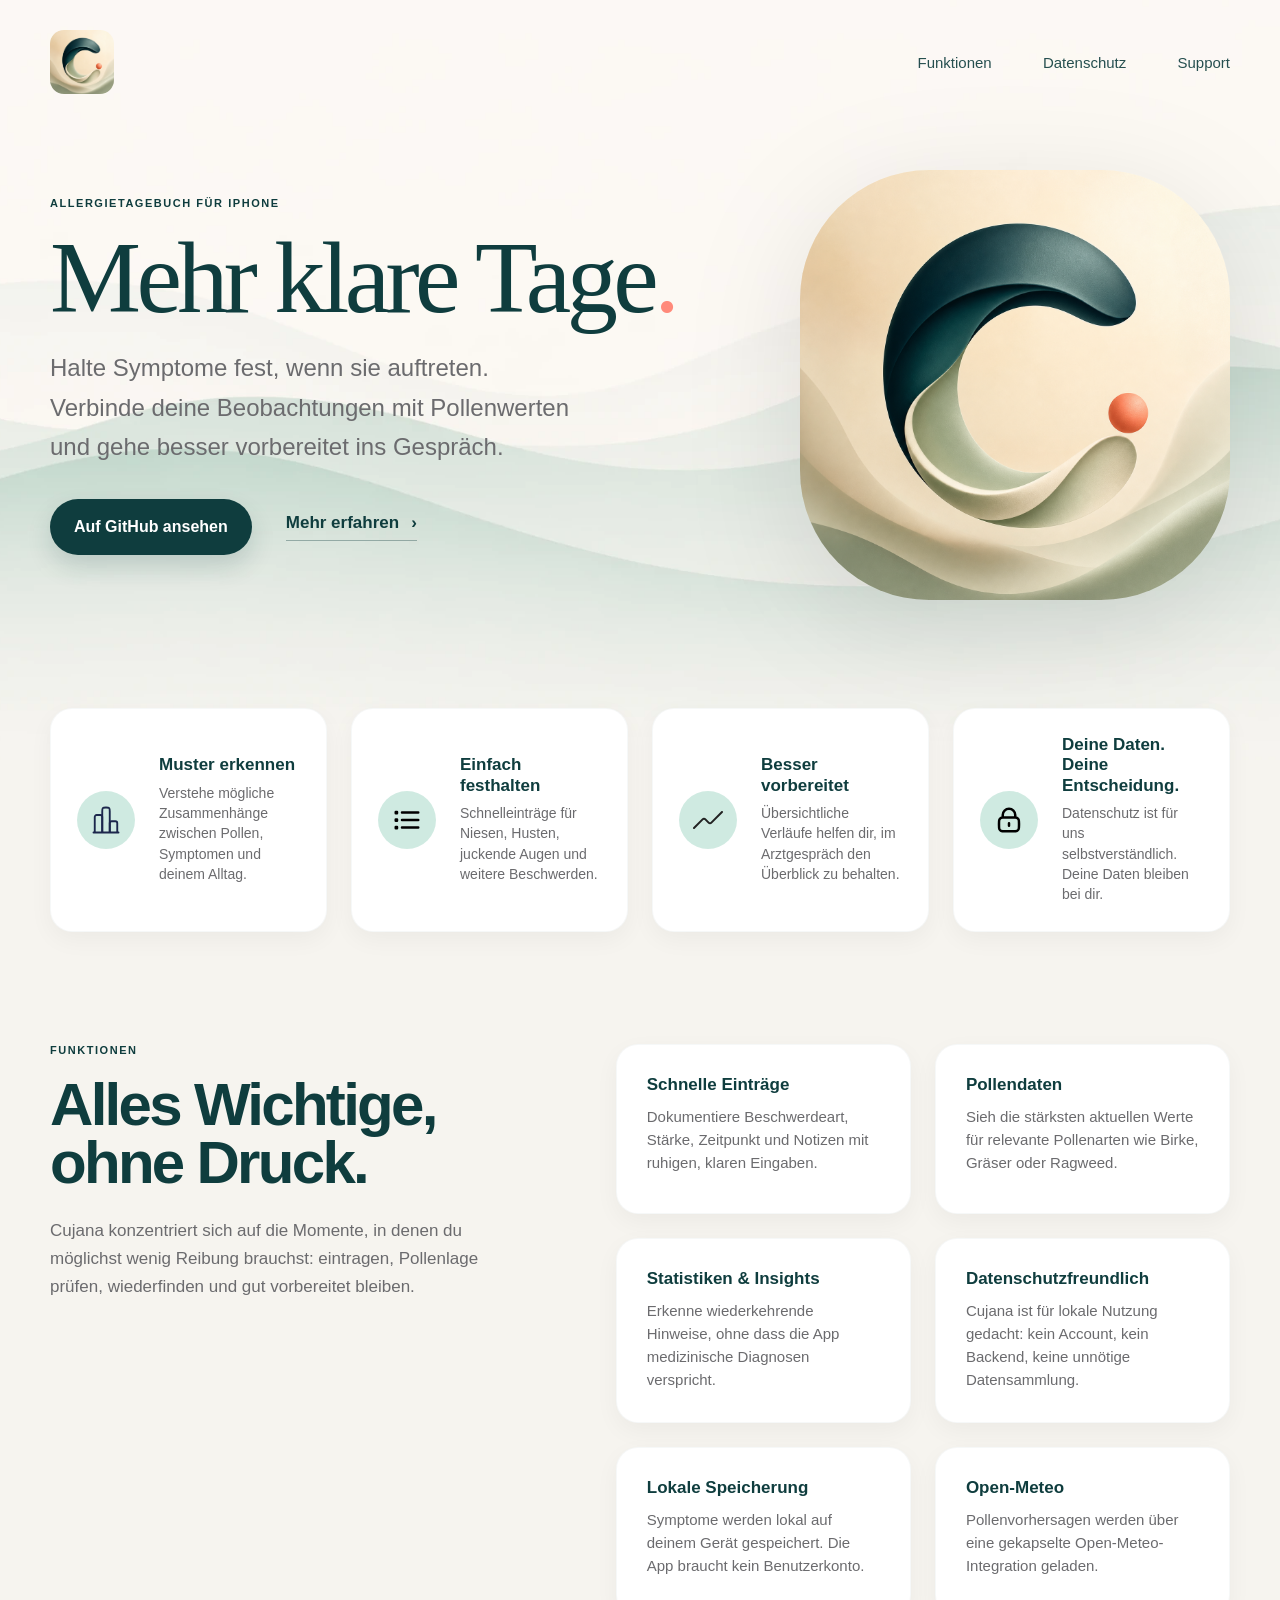
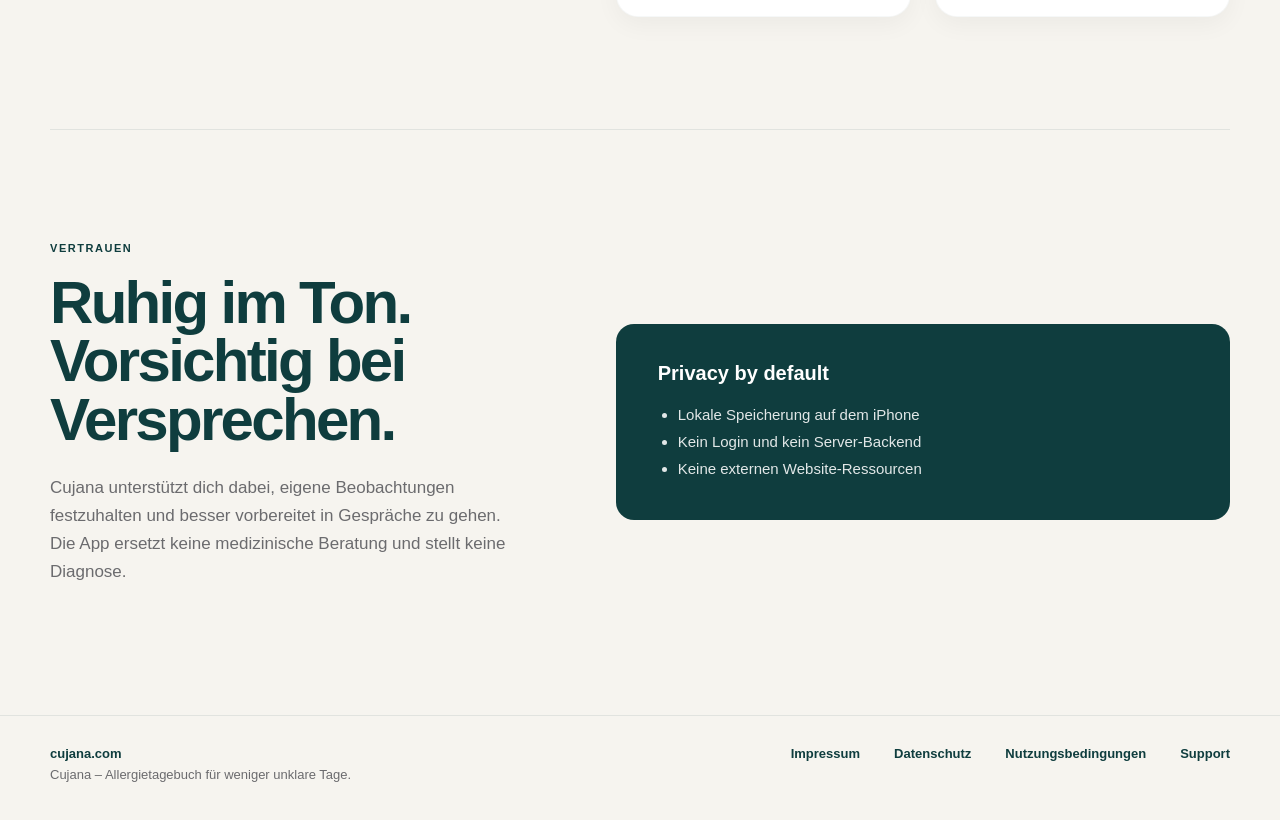
<file: index.html>
<!doctype html>
<html lang="de">

<head>
  <meta charset="utf-8" />
  <meta name="viewport" content="width=device-width, initial-scale=1" />
  <title>Cujana – Allergietagebuch</title>
  <meta name="description"
    content="Cujana ist dein ruhiger Begleiter für dein Allergietagebuch. Halte Symptome fest, verbinde sie mit Pollenwerten und erkenne mögliche Muster." />
  <meta name="theme-color" content="#0F3D3E" />
  <link rel="canonical" href="https://cujana.com/" />

  <meta property="og:locale" content="de_DE" />
  <meta property="og:type" content="website" />
  <meta property="og:site_name" content="Cujana" />
  <meta property="og:title" content="Cujana – Allergietagebuch" />
  <meta property="og:description"
    content="Cujana ist dein ruhiger Begleiter für dein Allergietagebuch. Halte Symptome fest, verbinde sie mit Pollenwerten und erkenne mögliche Muster." />
  <meta property="og:url" content="https://cujana.com/" />
  <meta property="og:image" content="https://cujana.com/assets/logo.png" />
  <meta property="og:image:secure_url" content="https://cujana.com/assets/logo.png" />
  <meta property="og:image:type" content="image/png" />
  <meta property="og:image:width" content="1254" />
  <meta property="og:image:height" content="1254" />
  <meta property="og:image:alt" content="Cujana Allergietagebuch für iPhone" />

  <meta name="twitter:card" content="summary_large_image" />
  <meta name="twitter:title" content="Cujana – Allergietagebuch" />
  <meta name="twitter:description"
    content="Cujana ist dein ruhiger Begleiter für dein Allergietagebuch. Halte Symptome fest, verbinde sie mit Pollenwerten und erkenne mögliche Muster." />
  <meta name="twitter:image" content="https://cujana.com/assets/logo.png" />
  <meta name="twitter:image:alt" content="Cujana Allergietagebuch für iPhone" />

  <link rel="icon" href="/favicon.png" />
  <link rel="apple-touch-icon" href="/apple-touch-icon.png" />
  <link rel="stylesheet" href="/styles.css">
</head>

<body>
  <div class="page">
    <header class="header" aria-label="Hauptnavigation">
      <div class="container nav">
        <a href="/" aria-label="Cujana Startseite">
          <img class="logo" src="/assets/logo.png" alt="Cujana" />
        </a>
        <nav class="nav-links" aria-label="Navigation">
          <a href="#funktionen">Funktionen</a>
          <a href="/privacy/">Datenschutz</a>
          <a href="/support.html">Support</a>
        </nav>
      </div>
    </header>

    <main>
      <section class="hero" aria-labelledby="hero-title">
        <div class="container hero-grid">
          <div class="hero-content">
            <p class="eyebrow">Allergietagebuch für iPhone</p>
            <h1 id="hero-title">Mehr klare Tage<span class="accent-dot">.</span></h1>
            <p class="hero-copy">
              Halte Symptome fest, wenn sie auftreten.<br />
              Verbinde deine Beobachtungen mit Pollenwerten<br />
              und gehe besser vorbereitet ins Gespräch.
            </p>
            <div class="hero-actions">
              <a class="primary-link" href="https://github.com/mpwg/Cujana" aria-label="Cujana auf GitHub ansehen">Auf GitHub ansehen</a>
              <a class="text-link" href="#funktionen">Mehr erfahren <span aria-hidden="true">›</span></a>
            </div>
          </div>

          <div class="phone-wrap" aria-hidden="true">
            <img class="phone" src="/assets/logo.png" alt="" />
          </div>
        </div>
      </section>

      <div class="feature-strip" aria-label="Cujana Vorteile">
        <div class="container feature-grid">
          <article class="card mini-card">
            <div class="icon-bubble"><img src="/assets/chart.svg" alt="" /></div>
            <div>
              <h3>Muster erkennen</h3>
              <p>Verstehe mögliche Zusammenhänge zwischen Pollen, Symptomen und deinem Alltag.</p>
            </div>
          </article>

          <article class="card mini-card">
            <div class="icon-bubble"><img src="/assets/list.svg" alt="" /></div>
            <div>
              <h3>Einfach festhalten</h3>
              <p>Schnelleinträge für Niesen, Husten, juckende Augen und weitere Beschwerden.</p>
            </div>
          </article>

          <article class="card mini-card">
            <div class="icon-bubble"><img src="/assets/line-up.svg" alt="" /></div>
            <div>
              <h3>Besser vorbereitet</h3>
              <p>Übersichtliche Verläufe helfen dir, im Arztgespräch den Überblick zu behalten.</p>
            </div>
          </article>

          <article class="card mini-card">
            <div class="icon-bubble"><img src="/assets/lock.svg" alt="" /></div>
            <div>
              <h3>Deine Daten. Deine Entscheidung.</h3>
              <p>Datenschutz ist für uns selbstverständlich. Deine Daten bleiben bei dir.</p>
            </div>
          </article>
        </div>
      </div>

      <section id="funktionen" aria-labelledby="features-title">
        <div class="container section-grid">
          <div>
            <p class="eyebrow">Funktionen</p>
            <h2 class="section-title" id="features-title">Alles Wichtige, ohne Druck.</h2>
            <p class="section-copy">
              Cujana konzentriert sich auf die Momente, in denen du möglichst wenig Reibung brauchst:
              eintragen, Pollenlage prüfen, wiederfinden und gut vorbereitet bleiben.
            </p>
          </div>

          <div class="info-grid">
            <article class="card info-card">
              <h3>Schnelle Einträge</h3>
              <p>Dokumentiere Beschwerdeart, Stärke, Zeitpunkt und Notizen mit ruhigen, klaren Eingaben.</p>
            </article>
            <article class="card info-card">
              <h3>Pollendaten</h3>
              <p>Sieh die stärksten aktuellen Werte für relevante Pollenarten wie Birke, Gräser oder Ragweed.</p>
            </article>
            <article class="card info-card">
              <h3>Statistiken & Insights</h3>
              <p>Erkenne wiederkehrende Hinweise, ohne dass die App medizinische Diagnosen verspricht.</p>
            </article>
            <article class="card info-card">
              <h3>Datenschutzfreundlich</h3>
              <p>Cujana ist für lokale Nutzung gedacht: kein Account, kein Backend, keine unnötige Datensammlung.</p>
            </article>
            <article class="card info-card">
              <h3>Lokale Speicherung</h3>
              <p>Symptome werden lokal auf deinem Gerät gespeichert. Die App braucht kein Benutzerkonto.</p>
            </article>
            <article class="card info-card">
              <h3>Open-Meteo</h3>
              <p>Pollenvorhersagen werden über eine gekapselte Open-Meteo-Integration geladen.</p>
            </article>
          </div>
        </div>
      </section>

      <div class="container">
        <div class="divider"></div>
      </div>

      <section aria-labelledby="trust-title">
        <div class="container trust-grid">
          <div>
            <p class="eyebrow">Vertrauen</p>
            <h2 class="section-title" id="trust-title">Ruhig im Ton. Vorsichtig bei Versprechen.</h2>
            <p class="section-copy">
              Cujana unterstützt dich dabei, eigene Beobachtungen festzuhalten und besser vorbereitet in Gespräche zu
              gehen.
              Die App ersetzt keine medizinische Beratung und stellt keine Diagnose.
            </p>
          </div>
          <aside class="privacy-card" aria-label="Privacy by default">
            <h3>Privacy by default</h3>
            <ul>
              <li>Lokale Speicherung auf dem iPhone</li>
              <li>Kein Login und kein Server-Backend</li>
              <li>Keine externen Website-Ressourcen</li>
            </ul>
          </aside>
        </div>
      </section>
    </main>

    <footer class="footer">
      <div class="container footer-inner">
        <div>
          <strong>cujana.com</strong>
          <p>Cujana – Allergietagebuch für weniger unklare Tage.</p>
        </div>
        <nav class="footer-links" aria-label="Footer Navigation">
          <a href="/impressum.html">Impressum</a>
          <a href="/privacy/">Datenschutz</a>
          <a href="/terms/">Nutzungsbedingungen</a>
          <a href="/support.html">Support</a>
        </nav>
      </div>
    </footer>
  </div>
</body>

</html>
</file>
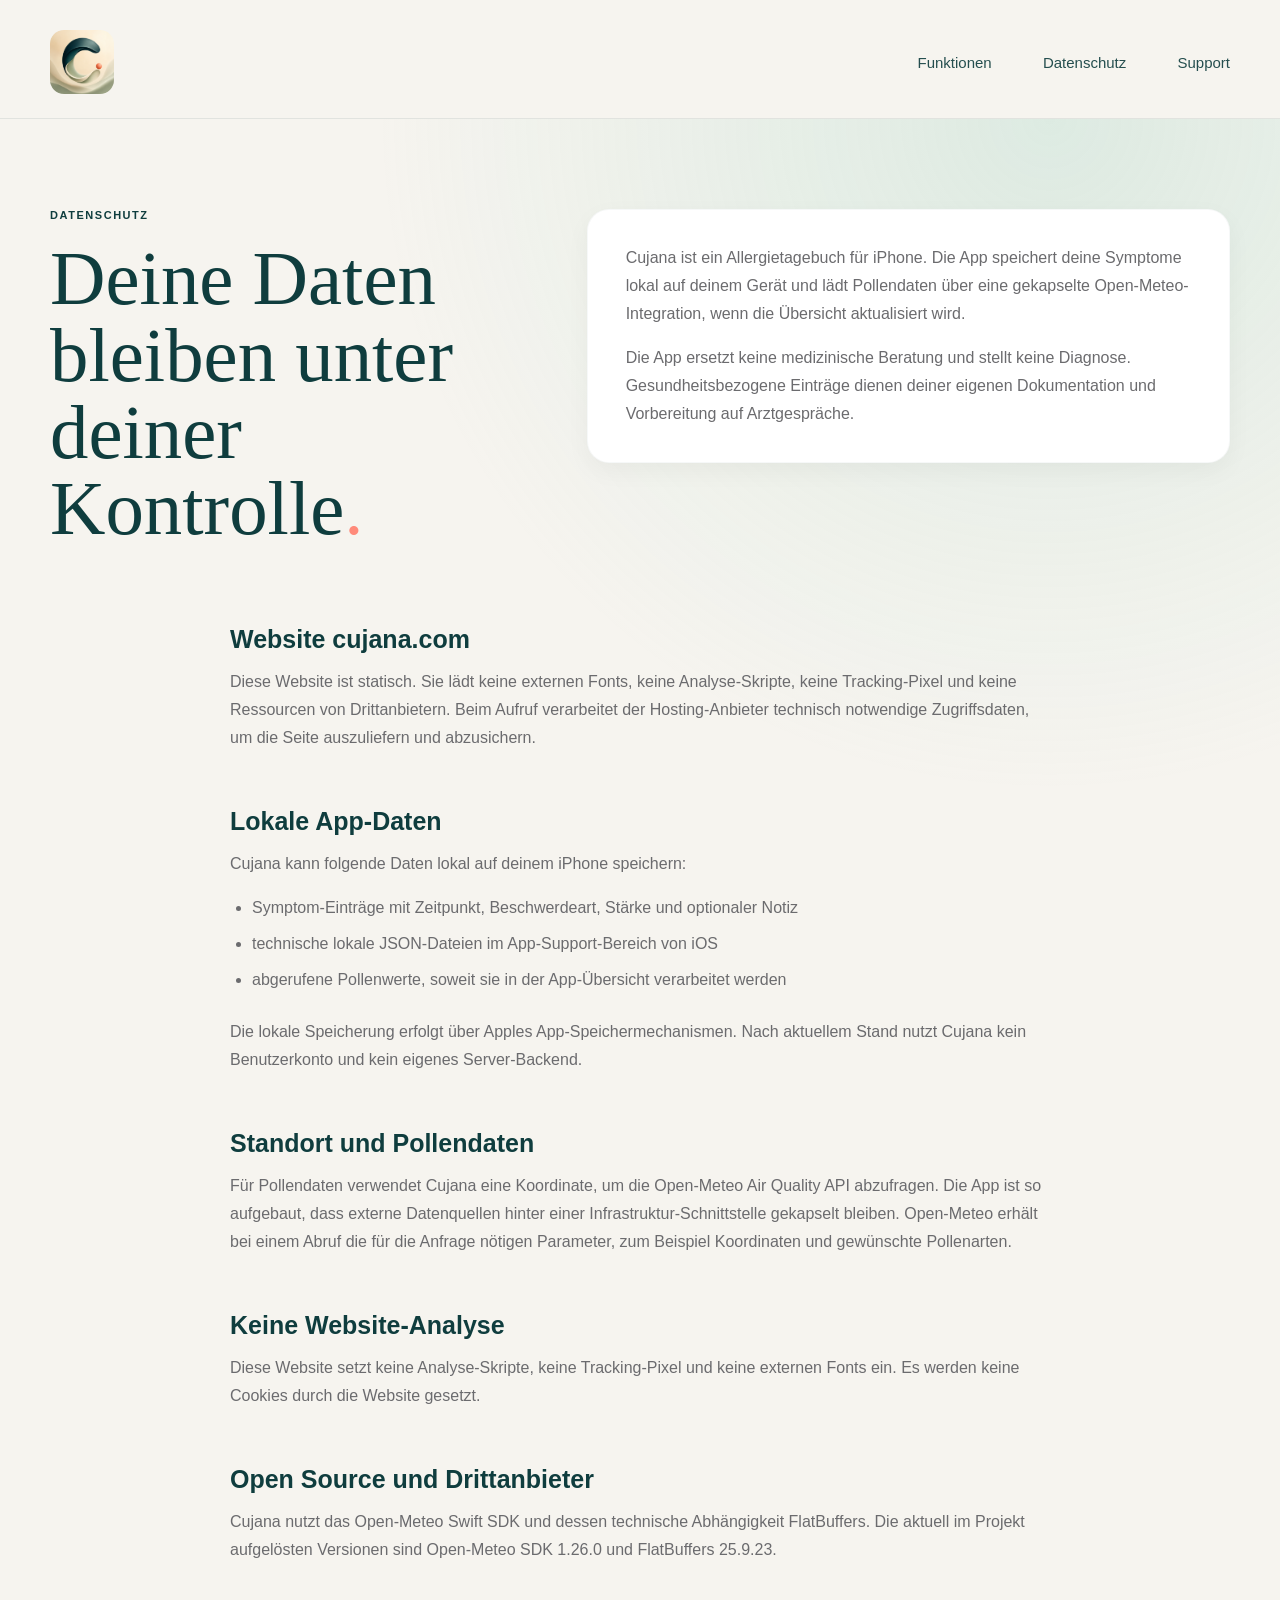
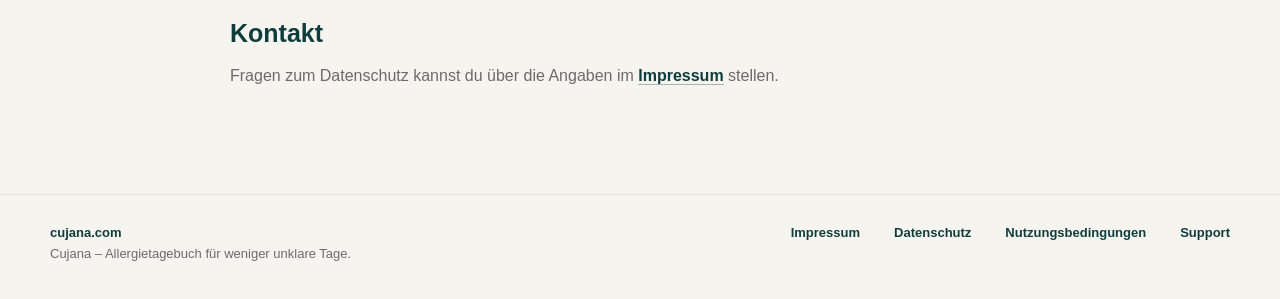
<file: privacy/index.html>
<!doctype html>
<html lang="de">
  <head>
    <meta charset="utf-8">
    <meta name="viewport" content="width=device-width, initial-scale=1">
    <title>Datenschutz - Cujana</title>
    <meta name="description" content="Datenschutzhinweise für Cujana und cujana.com.">
    <meta name="theme-color" content="#0F3D3E">
    <link rel="canonical" href="https://cujana.com/privacy/">

    <meta property="og:locale" content="de_DE">
    <meta property="og:type" content="website">
    <meta property="og:site_name" content="Cujana">
    <meta property="og:title" content="Datenschutz - Cujana">
    <meta property="og:description" content="Datenschutzhinweise für Cujana und cujana.com.">
    <meta property="og:url" content="https://cujana.com/privacy/">
    <meta property="og:image" content="https://cujana.com/assets/logo.png">
    <meta property="og:image:secure_url" content="https://cujana.com/assets/logo.png">
    <meta property="og:image:type" content="image/png">
    <meta property="og:image:width" content="1254">
    <meta property="og:image:height" content="1254">
    <meta property="og:image:alt" content="Cujana Allergietagebuch für iPhone">

    <meta name="twitter:card" content="summary_large_image">
    <meta name="twitter:title" content="Datenschutz - Cujana">
    <meta name="twitter:description" content="Datenschutzhinweise für Cujana und cujana.com.">
    <meta name="twitter:image" content="https://cujana.com/assets/logo.png">
    <meta name="twitter:image:alt" content="Cujana Allergietagebuch für iPhone">

    <link rel="icon" href="/favicon.png" type="image/png">
    <link rel="apple-touch-icon" href="/apple-touch-icon.png">
    <link rel="stylesheet" href="/styles.css">
  </head>
  <body>
    <div class="page subpage">
      <header class="header" aria-label="Hauptnavigation">
        <div class="container nav">
          <a href="/" aria-label="Cujana Startseite">
            <img class="logo" src="/assets/logo.png" alt="Cujana" />
          </a>
          <nav class="nav-links" aria-label="Seitennavigation">
            <a href="/#funktionen">Funktionen</a>
            <a href="/privacy/">Datenschutz</a>
            <a href="/support.html">Support</a>
          </nav>
        </div>
      </header>

      <main class="content-page privacy-page">
        <section class="content-hero" aria-labelledby="privacy-title">
          <div class="container content-layout">
            <div>
              <p class="eyebrow">Datenschutz</p>
              <h1 id="privacy-title">Deine Daten bleiben unter deiner Kontrolle<span class="accent-dot">.</span></h1>
            </div>

            <article class="card content-card">
              <p>
                Cujana ist ein Allergietagebuch für iPhone. Die App speichert deine Symptome lokal auf deinem
                Gerät und lädt Pollendaten über eine gekapselte Open-Meteo-Integration, wenn die Übersicht
                aktualisiert wird.
              </p>
              <p>
                Die App ersetzt keine medizinische Beratung und stellt keine Diagnose. Gesundheitsbezogene
                Einträge dienen deiner eigenen Dokumentation und Vorbereitung auf Arztgespräche.
              </p>
            </article>
          </div>
        </section>

        <section class="content-section">
          <div class="container content-narrow">
            <h2>Website cujana.com</h2>
            <p>
              Diese Website ist statisch. Sie lädt keine externen Fonts, keine Analyse-Skripte, keine Tracking-Pixel
              und keine Ressourcen von Drittanbietern. Beim Aufruf verarbeitet der Hosting-Anbieter technisch
              notwendige Zugriffsdaten, um die Seite auszuliefern und abzusichern.
            </p>

            <h2>Lokale App-Daten</h2>
            <p>Cujana kann folgende Daten lokal auf deinem iPhone speichern:</p>
            <ul>
              <li>Symptom-Einträge mit Zeitpunkt, Beschwerdeart, Stärke und optionaler Notiz</li>
              <li>technische lokale JSON-Dateien im App-Support-Bereich von iOS</li>
              <li>abgerufene Pollenwerte, soweit sie in der App-Übersicht verarbeitet werden</li>
            </ul>
            <p>
              Die lokale Speicherung erfolgt über Apples App-Speichermechanismen. Nach aktuellem Stand nutzt Cujana
              kein Benutzerkonto und kein eigenes Server-Backend.
            </p>

            <h2>Standort und Pollendaten</h2>
            <p>
              Für Pollendaten verwendet Cujana eine Koordinate, um die Open-Meteo Air Quality API abzufragen.
              Die App ist so aufgebaut, dass externe Datenquellen hinter einer Infrastruktur-Schnittstelle gekapselt
              bleiben. Open-Meteo erhält bei einem Abruf die für die Anfrage nötigen Parameter, zum Beispiel
              Koordinaten und gewünschte Pollenarten.
            </p>

            <h2>Keine Website-Analyse</h2>
            <p>
              Diese Website setzt keine Analyse-Skripte, keine Tracking-Pixel und keine externen Fonts ein.
              Es werden keine Cookies durch die Website gesetzt.
            </p>

            <h2>Open Source und Drittanbieter</h2>
            <p>
              Cujana nutzt das Open-Meteo Swift SDK und dessen technische Abhängigkeit FlatBuffers. Die aktuell im
              Projekt aufgelösten Versionen sind Open-Meteo SDK 1.26.0 und FlatBuffers 25.9.23.
            </p>

            <h2>Kontakt</h2>
            <p>
              Fragen zum Datenschutz kannst du über die Angaben im <a href="/impressum.html">Impressum</a> stellen.
            </p>
          </div>
        </section>
      </main>

      <footer class="footer">
        <div class="container footer-inner">
          <div>
            <strong>cujana.com</strong>
            <p>Cujana – Allergietagebuch für weniger unklare Tage.</p>
          </div>
          <nav class="footer-links" aria-label="Footer Navigation">
            <a href="/impressum.html">Impressum</a>
            <a href="/privacy/">Datenschutz</a>
            <a href="/terms/">Nutzungsbedingungen</a>
            <a href="/support.html">Support</a>
          </nav>
        </div>
      </footer>
    </div>
  </body>
</html>
</file>
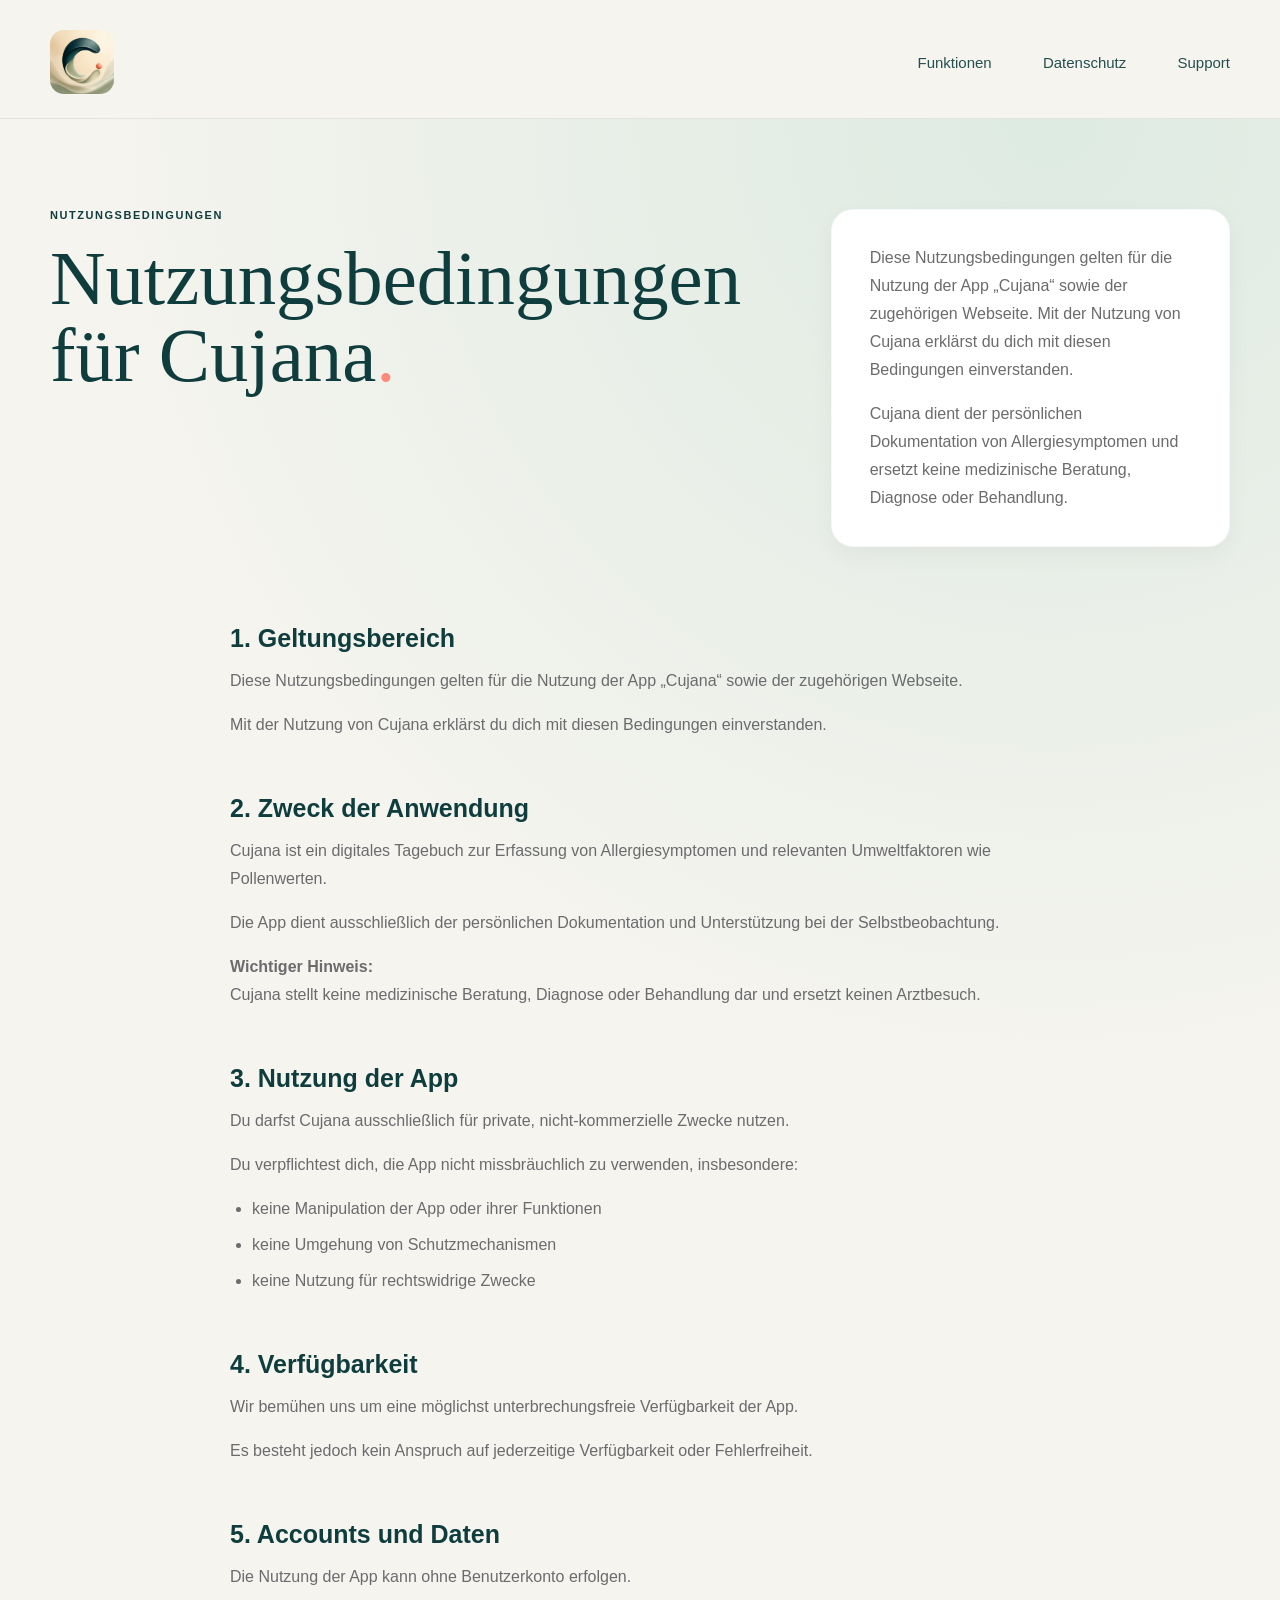
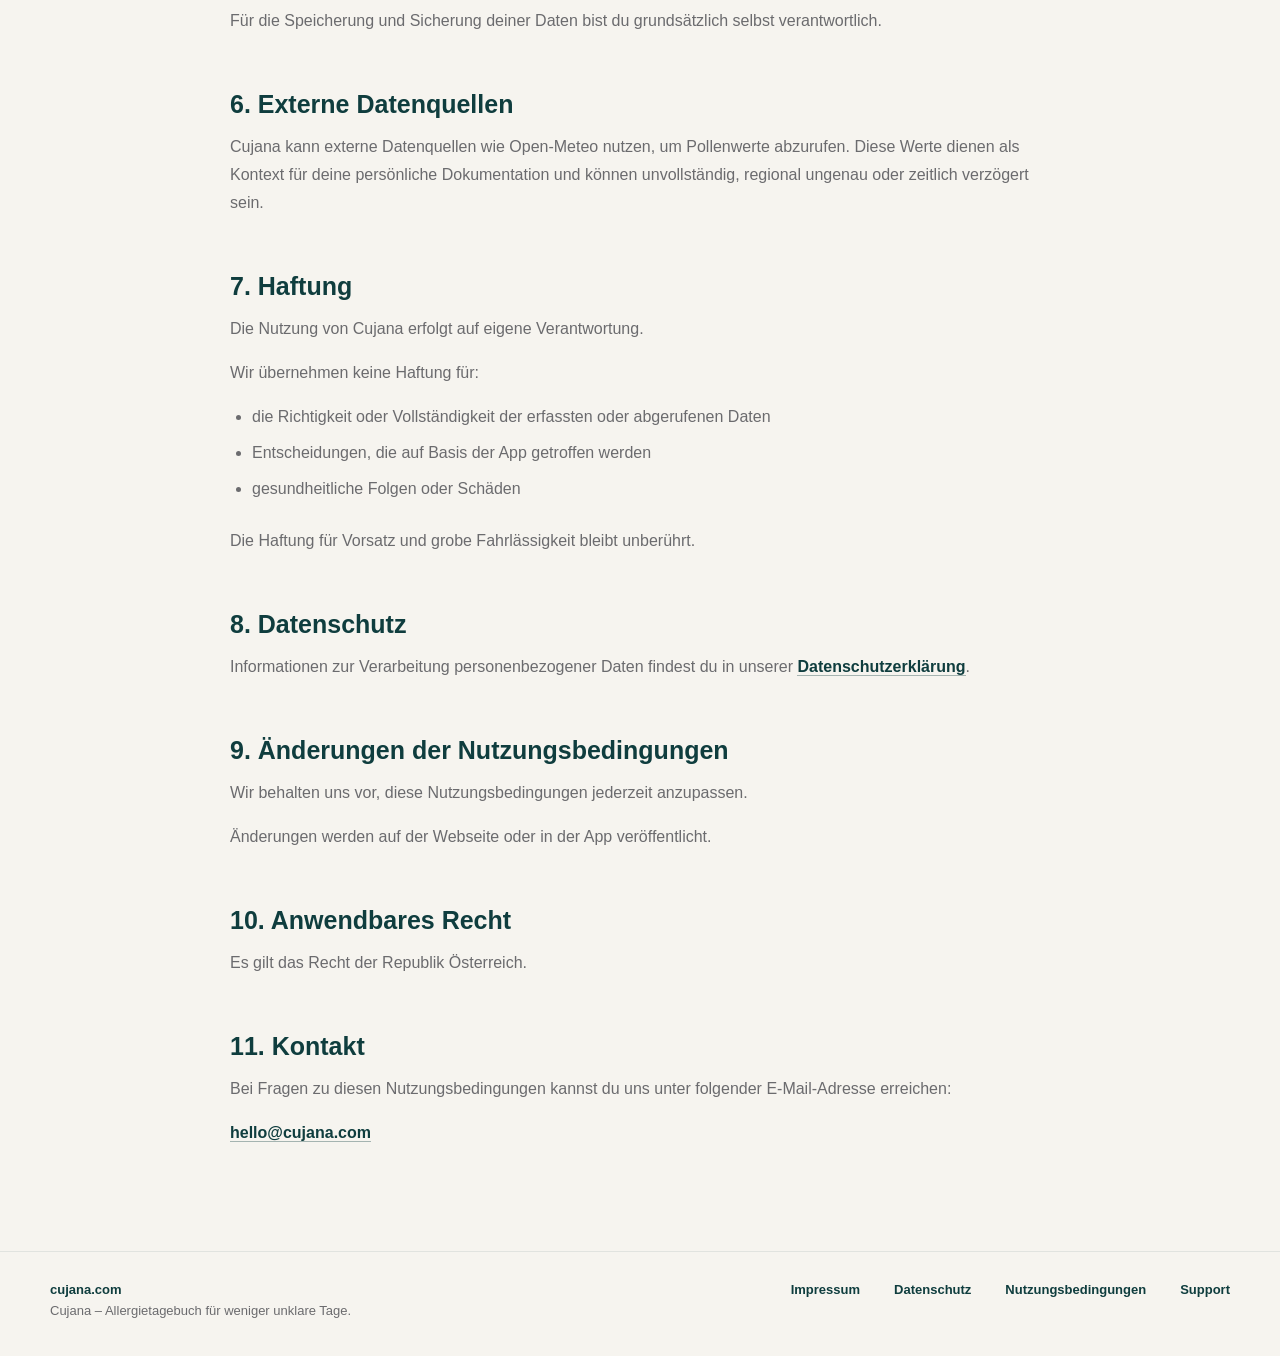
<file: terms/index.html>
<!doctype html>
<html lang="de">
  <head>
    <meta charset="utf-8">
    <meta name="viewport" content="width=device-width, initial-scale=1">
    <title>Nutzungsbedingungen - Cujana</title>
    <meta name="description" content="Nutzungsbedingungen für Cujana und cujana.com.">
    <meta name="theme-color" content="#0F3D3E">
    <link rel="canonical" href="https://cujana.com/terms/">

    <meta property="og:locale" content="de_DE">
    <meta property="og:type" content="website">
    <meta property="og:site_name" content="Cujana">
    <meta property="og:title" content="Nutzungsbedingungen - Cujana">
    <meta property="og:description" content="Nutzungsbedingungen für Cujana und cujana.com.">
    <meta property="og:url" content="https://cujana.com/terms/">
    <meta property="og:image" content="https://cujana.com/assets/logo.png">
    <meta property="og:image:secure_url" content="https://cujana.com/assets/logo.png">
    <meta property="og:image:type" content="image/png">
    <meta property="og:image:width" content="1254">
    <meta property="og:image:height" content="1254">
    <meta property="og:image:alt" content="Cujana Allergietagebuch für iPhone">

    <meta name="twitter:card" content="summary_large_image">
    <meta name="twitter:title" content="Nutzungsbedingungen - Cujana">
    <meta name="twitter:description" content="Nutzungsbedingungen für Cujana und cujana.com.">
    <meta name="twitter:image" content="https://cujana.com/assets/logo.png">
    <meta name="twitter:image:alt" content="Cujana Allergietagebuch für iPhone">

    <link rel="icon" href="/favicon.png" type="image/png">
    <link rel="apple-touch-icon" href="/apple-touch-icon.png">
    <link rel="stylesheet" href="/styles.css">
  </head>
  <body>
    <div class="page subpage">
      <header class="header" aria-label="Hauptnavigation">
        <div class="container nav">
          <a href="/" aria-label="Cujana Startseite">
            <img class="logo" src="/assets/logo.png" alt="Cujana" />
          </a>
          <nav class="nav-links" aria-label="Seitennavigation">
            <a href="/#funktionen">Funktionen</a>
            <a href="/privacy/">Datenschutz</a>
            <a href="/support.html">Support</a>
          </nav>
        </div>
      </header>

      <main class="content-page terms-page">
        <section class="content-hero" aria-labelledby="terms-title">
          <div class="container content-layout">
            <div>
              <p class="eyebrow">Nutzungsbedingungen</p>
              <h1 id="terms-title">Nutzungsbedingungen für Cujana<span class="accent-dot">.</span></h1>
            </div>

            <article class="card content-card">
              <p>
                Diese Nutzungsbedingungen gelten für die Nutzung der App „Cujana“ sowie der zugehörigen Webseite.
                Mit der Nutzung von Cujana erklärst du dich mit diesen Bedingungen einverstanden.
              </p>
              <p>
                Cujana dient der persönlichen Dokumentation von Allergiesymptomen und ersetzt keine medizinische Beratung,
                Diagnose oder Behandlung.
              </p>
            </article>
          </div>
        </section>

        <section class="content-section">
          <div class="container content-narrow">
            <h2>1. Geltungsbereich</h2>
            <p>
              Diese Nutzungsbedingungen gelten für die Nutzung der App „Cujana“ sowie der zugehörigen Webseite.
            </p>
            <p>Mit der Nutzung von Cujana erklärst du dich mit diesen Bedingungen einverstanden.</p>

            <h2>2. Zweck der Anwendung</h2>
            <p>
              Cujana ist ein digitales Tagebuch zur Erfassung von Allergiesymptomen und relevanten
              Umweltfaktoren wie Pollenwerten.
            </p>
            <p>
              Die App dient ausschließlich der persönlichen Dokumentation und Unterstützung bei der Selbstbeobachtung.
            </p>
            <p>
              <strong>Wichtiger Hinweis:</strong><br>
              Cujana stellt keine medizinische Beratung, Diagnose oder Behandlung dar und ersetzt keinen Arztbesuch.
            </p>

            <h2>3. Nutzung der App</h2>
            <p>Du darfst Cujana ausschließlich für private, nicht-kommerzielle Zwecke nutzen.</p>
            <p>Du verpflichtest dich, die App nicht missbräuchlich zu verwenden, insbesondere:</p>
            <ul>
              <li>keine Manipulation der App oder ihrer Funktionen</li>
              <li>keine Umgehung von Schutzmechanismen</li>
              <li>keine Nutzung für rechtswidrige Zwecke</li>
            </ul>

            <h2>4. Verfügbarkeit</h2>
            <p>Wir bemühen uns um eine möglichst unterbrechungsfreie Verfügbarkeit der App.</p>
            <p>Es besteht jedoch kein Anspruch auf jederzeitige Verfügbarkeit oder Fehlerfreiheit.</p>

            <h2>5. Accounts und Daten</h2>
            <p>Die Nutzung der App kann ohne Benutzerkonto erfolgen.</p>
            <p>
              Für die Speicherung und Sicherung deiner Daten bist du grundsätzlich selbst verantwortlich.
            </p>

            <h2>6. Externe Datenquellen</h2>
            <p>
              Cujana kann externe Datenquellen wie Open-Meteo nutzen, um Pollenwerte abzurufen. Diese Werte dienen
              als Kontext für deine persönliche Dokumentation und können unvollständig, regional ungenau oder zeitlich
              verzögert sein.
            </p>

            <h2>7. Haftung</h2>
            <p>Die Nutzung von Cujana erfolgt auf eigene Verantwortung.</p>
            <p>Wir übernehmen keine Haftung für:</p>
            <ul>
              <li>die Richtigkeit oder Vollständigkeit der erfassten oder abgerufenen Daten</li>
              <li>Entscheidungen, die auf Basis der App getroffen werden</li>
              <li>gesundheitliche Folgen oder Schäden</li>
            </ul>
            <p>Die Haftung für Vorsatz und grobe Fahrlässigkeit bleibt unberührt.</p>

            <h2>8. Datenschutz</h2>
            <p>
              Informationen zur Verarbeitung personenbezogener Daten findest du in unserer
              <a href="/privacy/">Datenschutzerklärung</a>.
            </p>

            <h2>9. Änderungen der Nutzungsbedingungen</h2>
            <p>Wir behalten uns vor, diese Nutzungsbedingungen jederzeit anzupassen.</p>
            <p>Änderungen werden auf der Webseite oder in der App veröffentlicht.</p>

            <h2>10. Anwendbares Recht</h2>
            <p>Es gilt das Recht der Republik Österreich.</p>

            <h2>11. Kontakt</h2>
            <p>Bei Fragen zu diesen Nutzungsbedingungen kannst du uns unter folgender E-Mail-Adresse erreichen: </p>
            <p><a href="mailto:hello@cujana.com">hello@cujana.com</a></p>
          </div>
        </section>
      </main>

      <footer class="footer">
        <div class="container footer-inner">
          <div>
            <strong>cujana.com</strong>
            <p>Cujana – Allergietagebuch für weniger unklare Tage.</p>
          </div>
          <nav class="footer-links" aria-label="Footer Navigation">
            <a href="/impressum.html">Impressum</a>
            <a href="/privacy/">Datenschutz</a>
            <a href="/terms/">Nutzungsbedingungen</a>
            <a href="/support.html">Support</a>
          </nav>
        </div>
      </footer>
    </div>
  </body>
</html>
</file>
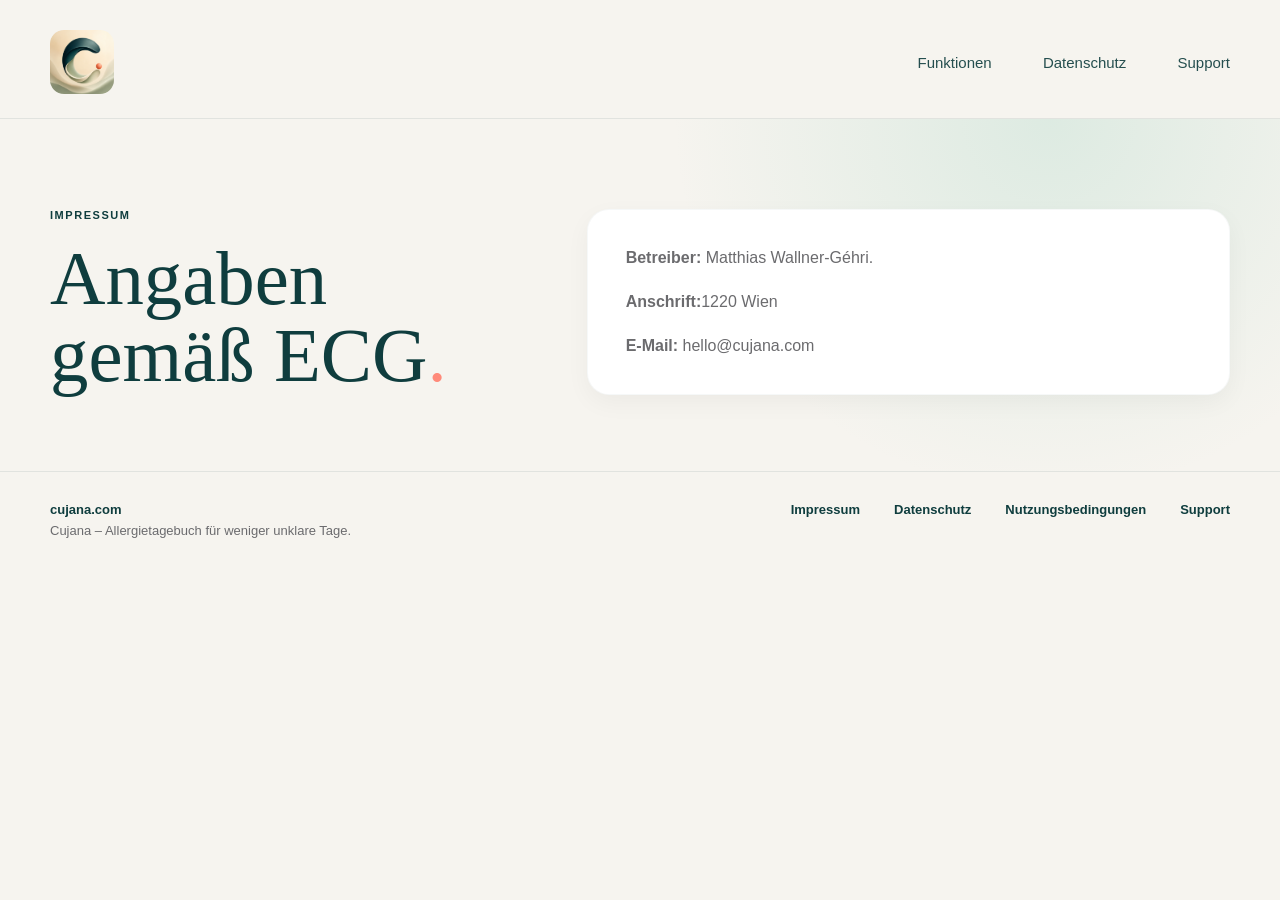
<file: impressum.html>
<!doctype html>
<html lang="de">
  <head>
    <meta charset="utf-8">
    <meta name="viewport" content="width=device-width, initial-scale=1">
    <title>Impressum - Cujana</title>
    <meta name="description" content="Impressum für cujana.com.">
    <meta name="theme-color" content="#0F3D3E">
    <link rel="canonical" href="https://cujana.com/impressum.html">

    <meta property="og:locale" content="de_DE">
    <meta property="og:type" content="website">
    <meta property="og:site_name" content="Cujana">
    <meta property="og:title" content="Impressum - Cujana">
    <meta property="og:description" content="Impressum für cujana.com.">
    <meta property="og:url" content="https://cujana.com/impressum.html">
    <meta property="og:image" content="https://cujana.com/assets/logo.png">
    <meta property="og:image:secure_url" content="https://cujana.com/assets/logo.png">
    <meta property="og:image:type" content="image/png">
    <meta property="og:image:width" content="1254">
    <meta property="og:image:height" content="1254">
    <meta property="og:image:alt" content="Cujana Allergietagebuch für iPhone">

    <meta name="twitter:card" content="summary_large_image">
    <meta name="twitter:title" content="Impressum - Cujana">
    <meta name="twitter:description" content="Impressum für cujana.com.">
    <meta name="twitter:image" content="https://cujana.com/assets/logo.png">
    <meta name="twitter:image:alt" content="Cujana Allergietagebuch für iPhone">

    <link rel="icon" href="/favicon.png" type="image/png">
    <link rel="apple-touch-icon" href="/apple-touch-icon.png">
    <link rel="stylesheet" href="/styles.css">
  </head>
  <body>
    <div class="page subpage">
      <header class="header" aria-label="Hauptnavigation">
        <div class="container nav">
          <a href="/" aria-label="Cujana Startseite">
            <img class="logo" src="/assets/logo.png" alt="Cujana" />
          </a>
          <nav class="nav-links" aria-label="Seitennavigation">
            <a href="/#funktionen">Funktionen</a>
            <a href="/privacy/">Datenschutz</a>
            <a href="/support.html">Support</a>
          </nav>
        </div>
      </header>

      <main class="content-page">
        <section class="content-hero" aria-labelledby="imprint-title">
          <div class="container content-layout">
            <div>
              <p class="eyebrow">Impressum</p>
              <h1 id="imprint-title">Angaben gemäß ECG<span class="accent-dot">.</span></h1>
            </div>
            <article class="card content-card">
              <p><strong>Betreiber:</strong> Matthias Wallner-Géhri.</p>
              <p><strong>Anschrift:</strong>1220 Wien</p>
              <p><strong>E-Mail: </strong><a href="mailto:hello@cujana.com">hello@cujana.com</a></p>
            </article>
          </div>
        </section>
      </main>

      <footer class="footer">
        <div class="container footer-inner">
          <div>
            <strong>cujana.com</strong>
            <p>Cujana – Allergietagebuch für weniger unklare Tage.</p>
          </div>
          <nav class="footer-links" aria-label="Footer Navigation">
            <a href="/impressum.html">Impressum</a>
            <a href="/privacy/">Datenschutz</a>
            <a href="/terms/">Nutzungsbedingungen</a>
            <a href="/support.html">Support</a>
          </nav>
        </div>
      </footer>
    </div>
  </body>
</html>
</file>
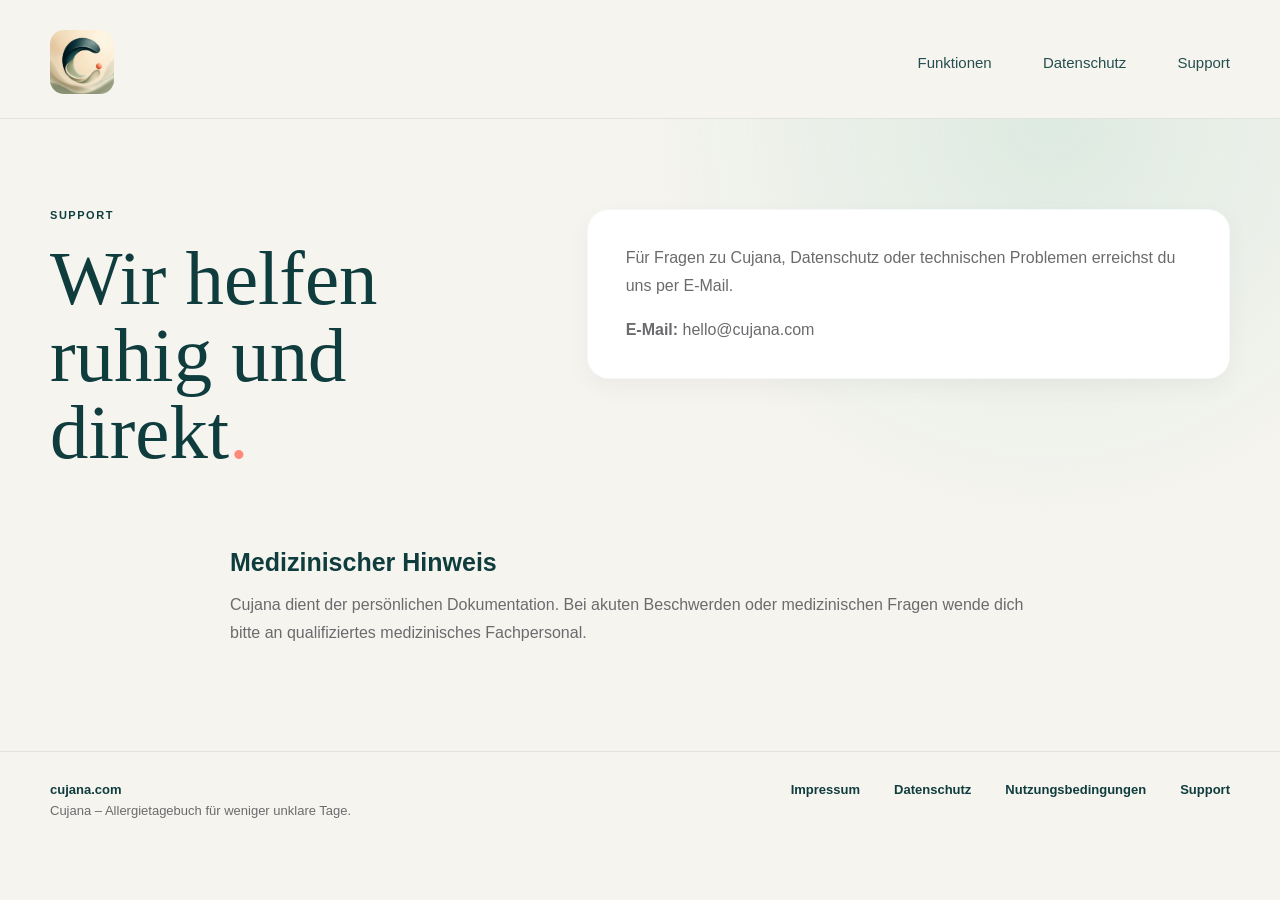
<file: support.html>
<!doctype html>
<html lang="de">
  <head>
    <meta charset="utf-8">
    <meta name="viewport" content="width=device-width, initial-scale=1">
    <title>Support - Cujana</title>
    <meta name="description" content="Support für Cujana.">
    <meta name="theme-color" content="#0F3D3E">
    <link rel="canonical" href="https://cujana.com/support.html">

    <meta property="og:locale" content="de_DE">
    <meta property="og:type" content="website">
    <meta property="og:site_name" content="Cujana">
    <meta property="og:title" content="Support - Cujana">
    <meta property="og:description" content="Support für Cujana.">
    <meta property="og:url" content="https://cujana.com/support.html">
    <meta property="og:image" content="https://cujana.com/assets/logo.png">
    <meta property="og:image:secure_url" content="https://cujana.com/assets/logo.png">
    <meta property="og:image:type" content="image/png">
    <meta property="og:image:width" content="1254">
    <meta property="og:image:height" content="1254">
    <meta property="og:image:alt" content="Cujana Allergietagebuch für iPhone">

    <meta name="twitter:card" content="summary_large_image">
    <meta name="twitter:title" content="Support - Cujana">
    <meta name="twitter:description" content="Support für Cujana.">
    <meta name="twitter:image" content="https://cujana.com/assets/logo.png">
    <meta name="twitter:image:alt" content="Cujana Allergietagebuch für iPhone">

    <link rel="icon" href="/favicon.png" type="image/png">
    <link rel="apple-touch-icon" href="/apple-touch-icon.png">
    <link rel="stylesheet" href="/styles.css">
  </head>
  <body>
    <div class="page subpage">
      <header class="header" aria-label="Hauptnavigation">
        <div class="container nav">
          <a href="/" aria-label="Cujana Startseite">
            <img class="logo" src="/assets/logo.png" alt="Cujana" />
          </a>
          <nav class="nav-links" aria-label="Seitennavigation">
            <a href="/#funktionen">Funktionen</a>
            <a href="/privacy/">Datenschutz</a>
            <a href="/support.html">Support</a>
          </nav>
        </div>
      </header>

      <main class="content-page">
        <section class="content-hero" aria-labelledby="support-title">
          <div class="container content-layout">
            <div>
              <p class="eyebrow">Support</p>
              <h1 id="support-title">Wir helfen ruhig und direkt<span class="accent-dot">.</span></h1>
            </div>
            <article class="card content-card">
              <p>
                Für Fragen zu Cujana, Datenschutz oder technischen Problemen erreichst du uns per E-Mail.
              </p>
              <p><strong>E-Mail: </strong><a href="mailto:hello@cujana.com">hello@cujana.com</a></p>
            </article>
          </div>
        </section>

        <section class="content-section" aria-labelledby="medical-note-title">
          <div class="container content-narrow">
            <h2 id="medical-note-title">Medizinischer Hinweis</h2>
            <p>
              Cujana dient der persönlichen Dokumentation. Bei akuten Beschwerden oder medizinischen Fragen
              wende dich bitte an qualifiziertes medizinisches Fachpersonal.
            </p>
          </div>
        </section>
      </main>

      <footer class="footer">
        <div class="container footer-inner">
          <div>
            <strong>cujana.com</strong>
            <p>Cujana – Allergietagebuch für weniger unklare Tage.</p>
          </div>
          <nav class="footer-links" aria-label="Footer Navigation">
            <a href="/impressum.html">Impressum</a>
            <a href="/privacy/">Datenschutz</a>
            <a href="/terms/">Nutzungsbedingungen</a>
            <a href="/support.html">Support</a>
          </nav>
        </div>
      </footer>
    </div>
  </body>
</html>
</file>
<file: styles.css>
:root {
      --bg: #F6F4EF;
      --card: #FFFFFF;
      --primary: #0F3D3E;
      --text: #1C1C1E;
      --muted: #6B6B6E;
      --sage: #8ECDB8;
      --accent: #FF8A7A;
      --line: rgba(15, 61, 62, 0.09);
      --shadow: 0 8px 24px rgba(0, 0, 0, 0.045);
      --radius: 22px;
      --max: 1180px;
    }

    * {
      box-sizing: border-box;
    }

    html {
      scroll-behavior: smooth;
      background: var(--bg);
    }

    body {
      margin: 0;
      font-family: ui-sans-serif, -apple-system, BlinkMacSystemFont, "SF Pro Text", "Inter", "Segoe UI", sans-serif;
      color: var(--text);
      background: var(--bg);
      -webkit-font-smoothing: antialiased;
      text-rendering: optimizeLegibility;
    }

    a {
      color: inherit;
      text-decoration: none;
    }

    img {
      display: block;
      max-width: 100%;
    }

    .page {
      overflow: hidden;
    }

    .container {
      width: min(calc(100% - 48px), var(--max));
      margin-inline: auto;
    }

    .header {
      position: absolute;
      inset: 0 0 auto 0;
      z-index: 10;
      padding: 30px 0;
    }

    .nav {
      display: flex;
      align-items: center;
      justify-content: space-between;
      gap: 32px;
    }

    .logo {
      width: 64px;
      height: auto;
      border-radius: 14px;
    }

    .nav-links {
      display: flex;
      align-items: center;
      gap: clamp(24px, 4vw, 56px);
      color: var(--primary);
      font-size: 15px;
      font-weight: 500;
    }

    .nav-links a {
      opacity: 0.9;
      transition: opacity 160ms ease;
    }

    .nav-links a:hover {
      opacity: 1;
    }

    .hero {
      position: relative;
      min-height: 760px;
      padding: 152px 0 0;
      background-color: var(--bg);
      background-image: url('/assets/hero_bg.webp');
      background-repeat: no-repeat;
      background-size: cover;
      background-position: center bottom;
    }

    .hero-grid {
      position: relative;
      z-index: 2;
      display: grid;
      grid-template-columns: minmax(0, 1fr) minmax(320px, 450px);
      align-items: center;
      gap: clamp(48px, 7vw, 100px);
    }

    .eyebrow {
      margin: 0 0 20px;
      color: var(--primary);
      font-size: 11px;
      font-weight: 700;
      letter-spacing: 0.14em;
      text-transform: uppercase;
    }

    h1,
    h2,
    h3,
    p {
      margin-top: 0;
    }

    .hero h1 {
      margin-bottom: 22px;
      color: var(--primary);
      font-family: ui-serif, "New York", Georgia, Cambria, "Times New Roman", serif;
      font-size: clamp(64px, 8vw, 118px);
      line-height: 0.95;
      font-weight: 500;
      letter-spacing: -0.045em;
    }

    .accent-dot {
      color: var(--accent);
    }

    .hero-copy {
      max-width: 610px;
      color: var(--muted);
      font-size: clamp(18px, 2vw, 24px);
      line-height: 1.65;
    }

    .hero-actions {
      display: flex;
      align-items: center;
      gap: 34px;
      margin-top: 32px;
      flex-wrap: wrap;
    }

    .appstore-badge {
      width: 192px;
      height: auto;
      filter: drop-shadow(0 8px 18px rgba(255, 138, 122, 0.18));
    }

    .primary-link {
      display: inline-flex;
      align-items: center;
      min-height: 56px;
      padding: 0 24px;
      border-radius: 999px;
      background: var(--primary);
      color: white;
      font-size: 16px;
      font-weight: 700;
      box-shadow: 0 12px 24px rgba(15, 61, 62, 0.16);
    }

    .text-link {
      display: inline-flex;
      align-items: center;
      gap: 12px;
      color: var(--primary);
      font-size: 17px;
      font-weight: 600;
      padding-bottom: 7px;
      border-bottom: 1px solid rgba(15, 61, 62, 0.35);
    }

    .phone-wrap {
      justify-self: end;
      align-self: end;
      padding-top: 18px;
    }

    .phone {
      width: min(430px, 34vw);
      min-width: 330px;
      height: auto;
      border-radius: 30%;
      filter: drop-shadow(0 24px 56px rgba(0, 0, 0, 0.10));
    }

    .feature-strip {
      position: relative;
      z-index: 5;
      margin-top: -52px;
    }

    .feature-grid {
      display: grid;
      grid-template-columns: repeat(4, 1fr);
      gap: 24px;
    }

    .card {
      background: var(--card);
      border-radius: var(--radius);
      box-shadow: var(--shadow);
      border: 1px solid rgba(15, 61, 62, 0.035);
    }

    .mini-card {
      display: grid;
      grid-template-columns: 64px 1fr;
      gap: 18px;
      align-items: center;
      min-height: 136px;
      padding: 26px;
    }

    .icon-bubble {
      width: 58px;
      height: 58px;
      display: grid;
      place-items: center;
      border-radius: 999px;
      background: rgba(142, 205, 184, 0.42);
    }

    .icon-bubble img {
      width: 30px;
      height: 30px;
      object-fit: contain;
    }

    .mini-card h3 {
      margin-bottom: 7px;
      color: var(--primary);
      font-size: 17px;
      line-height: 1.2;
    }

    .mini-card p {
      margin: 0;
      color: var(--muted);
      font-size: 14px;
      line-height: 1.45;
    }

    section {
      padding: 112px 0;
    }

    .section-grid {
      display: grid;
      grid-template-columns: 0.86fr 1.14fr;
      gap: clamp(56px, 8vw, 120px);
      align-items: start;
    }

    .section-title {
      color: var(--primary);
      font-size: clamp(38px, 5vw, 60px);
      line-height: 0.98;
      letter-spacing: -0.045em;
      font-weight: 750;
      margin-bottom: 24px;
    }

    .section-copy {
      color: var(--muted);
      font-size: 17px;
      line-height: 1.65;
      max-width: 600px;
    }

    .info-grid {
      display: grid;
      grid-template-columns: repeat(2, minmax(0, 1fr));
      gap: 24px;
    }

    .info-card {
      padding: 30px;
      min-height: 170px;
    }

    .info-card h3 {
      margin-bottom: 10px;
      color: var(--primary);
      font-size: 17px;
    }

    .info-card p {
      margin: 0;
      color: var(--muted);
      font-size: 15px;
      line-height: 1.55;
    }

    .divider {
      height: 1px;
      background: var(--line);
    }

    .trust-grid {
      display: grid;
      grid-template-columns: 0.86fr 1.14fr;
      gap: clamp(56px, 8vw, 120px);
      align-items: center;
    }

    .privacy-card {
      padding: 38px 42px;
      background: var(--primary);
      color: white;
      border-radius: 18px;
      box-shadow: none;
    }

    .privacy-card h3 {
      margin-bottom: 16px;
      font-size: 20px;
    }

    .privacy-card ul {
      margin: 0;
      padding-left: 20px;
      color: rgba(255, 255, 255, 0.88);
      line-height: 1.8;
      font-size: 15px;
    }

    .footer {
      padding: 30px 0 38px;
      border-top: 1px solid var(--line);
    }

    .footer-inner {
      display: flex;
      justify-content: space-between;
      gap: 32px;
      color: var(--primary);
      font-size: 13px;
    }

    .footer p {
      margin: 6px 0 0;
      color: var(--muted);
    }

    .footer-links {
      display: flex;
      gap: 34px;
      font-weight: 600;
    }

    .subpage .header {
      position: static;
      padding: 30px 0 24px;
      border-bottom: 1px solid var(--line);
    }

    .content-page {
      background:
        radial-gradient(circle at 82% 0%, rgba(142, 205, 184, 0.24), transparent 34%),
        var(--bg);
    }

    .content-hero {
      padding: 90px 0 76px;
    }

    .content-layout {
      display: grid;
      grid-template-columns: 0.82fr 1.18fr;
      gap: clamp(44px, 7vw, 96px);
      align-items: start;
    }

    .content-hero h1 {
      margin-bottom: 0;
      color: var(--primary);
      font-family: ui-serif, "New York", Georgia, Cambria, "Times New Roman", serif;
      font-size: clamp(48px, 6vw, 82px);
      line-height: 1;
      font-weight: 500;
    }

    .content-card {
      padding: 34px 38px;
    }

    .content-card p,
    .content-narrow p,
    .content-narrow li {
      color: var(--muted);
      font-size: 16px;
      line-height: 1.75;
    }

    .content-card p:last-child,
    .content-narrow p:last-child {
      margin-bottom: 0;
    }

    .content-section {
      padding: 0 0 104px;
    }

    .content-narrow {
      max-width: 820px;
    }

    .content-narrow h2 {
      margin: 54px 0 14px;
      color: var(--primary);
      font-size: 25px;
      line-height: 1.2;
    }

    .content-narrow h2:first-child {
      margin-top: 0;
    }

    .content-narrow ul {
      margin: 0 0 24px;
      padding-left: 22px;
    }

    .content-narrow li + li {
      margin-top: 8px;
    }

    .content-narrow a {
      color: var(--primary);
      font-weight: 700;
      border-bottom: 1px solid rgba(15, 61, 62, 0.35);
    }

    @media (max-width: 980px) {
      .hero {
        min-height: auto;
        padding-top: 138px;
      }

      .hero-grid,
      .section-grid,
      .trust-grid,
      .content-layout {
        grid-template-columns: 1fr;
      }

      .phone-wrap {
        justify-self: center;
      }

      .phone {
        width: min(390px, 78vw);
        min-width: 0;
      }

      .feature-strip {
        margin-top: 48px;
      }

      .feature-grid,
      .info-grid {
        grid-template-columns: repeat(2, minmax(0, 1fr));
      }
    }

    @media (max-width: 680px) {
      .container {
        width: min(calc(100% - 32px), var(--max));
      }

      .header {
        padding-top: 22px;
      }

      .nav {
        align-items: flex-start;
      }

      .logo {
        width: 56px;
      }

      .nav-links {
        gap: 16px;
        font-size: 13px;
        flex-wrap: wrap;
        justify-content: flex-end;
      }

      .hero {
        padding-top: 128px;
      }

      .hero h1 {
        font-size: clamp(54px, 17vw, 74px);
      }

      .hero-copy {
        font-size: 18px;
      }

      .feature-grid,
      .info-grid {
        grid-template-columns: 1fr;
      }

      .mini-card {
        min-height: auto;
      }

      section {
        padding: 82px 0;
      }

      .footer-inner {
        flex-direction: column;
      }

      .footer-links {
        flex-wrap: wrap;
      }

      .content-hero {
        padding: 66px 0 58px;
      }

      .content-card {
        padding: 28px;
      }

      .content-section {
        padding-bottom: 82px;
      }
    }
</file>
